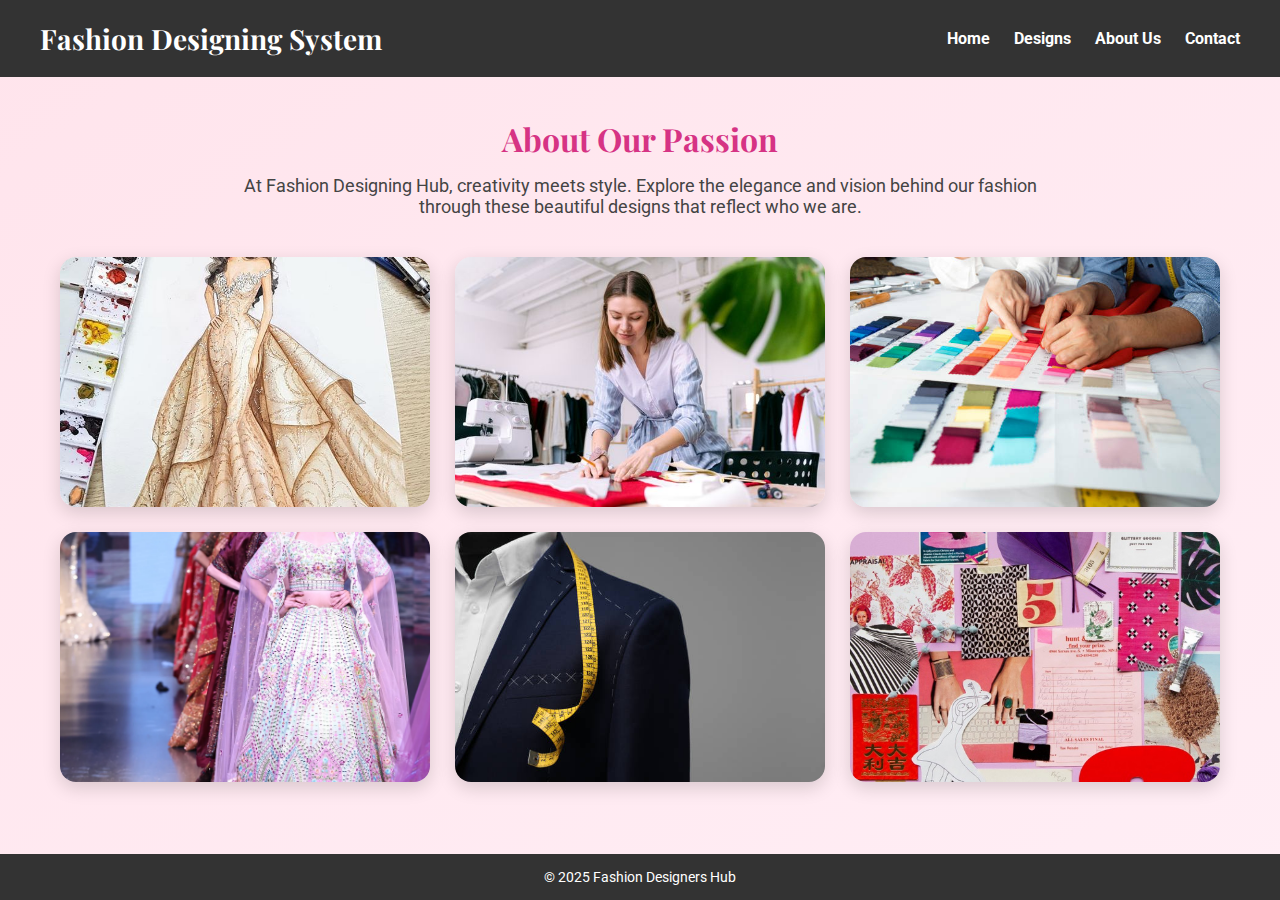
<file: about.html>
<!DOCTYPE html>
<html lang="en">
<head>
  <meta charset="UTF-8" />
  <meta name="viewport" content="width=device-width, initial-scale=1.0"/>
  <title>About Us - Fashion Designing System</title>
  <link href="https://fonts.googleapis.com/css2?family=Playfair+Display:wght@600&family=Roboto&display=swap" rel="stylesheet">
  <style>
    * {
      margin: 0;
      padding: 0;
      box-sizing: border-box;
      font-family: 'Roboto', sans-serif;
    }

    body {
      background: linear-gradient(to bottom right, #ffe4ec, #ffeef5);
      color: #333;
      min-height: 100vh;
      display: flex;
      flex-direction: column;
    }

    header {
      background-color: #333;
      padding: 20px 40px;
      display: flex;
      justify-content: space-between;
      align-items: center;
      position: sticky;
      top: 0;
      z-index: 100;
      color: white;
    }

    header h1 {
      font-family: 'Playfair Display', serif;
      font-size: 28px;
    }

    nav a {
      margin-left: 20px;
      text-decoration: none;
      color: white;
      font-weight: bold;
      font-size: 16px;
      position: relative;
    }

    nav a::after {
      content: '';
      position: absolute;
      bottom: -4px;
      left: 0;
      width: 0;
      height: 2px;
      background-color: white;
      transition: 0.3s;
    }

    nav a:hover::after {
      width: 100%;
    }

    main {
      padding: 40px 20px;
      flex: 1;
      text-align: center;
    }

    h2 {
      font-family: 'Playfair Display', serif;
      font-size: 32px;
      color: #d63384;
      margin-bottom: 15px;
    }

    p {
      font-size: 18px;
      color: #444;
      margin-bottom: 40px;
    }

    .gallery {
      display: grid;
      grid-template-columns: repeat(3, 1fr);
      gap: 25px;
      padding: 0 40px;
    }

    .gallery img {
  width: 100%;
  height: 250px; /* Set fixed height */
  object-fit: cover; /* Ensures the image fills the box and is cropped neatly */
  border-radius: 16px;
  box-shadow: 0 6px 18px rgba(0, 0, 0, 0.15);
  transition: transform 0.3s, box-shadow 0.3s;
}


    .gallery img:hover {
      transform: scale(1.04);
      box-shadow: 0 8px 24px rgba(0, 0, 0, 0.25);
    }

    footer {
      text-align: center;
      background-color: #333;
      color: white;
      padding: 15px;
      font-size: 14px;
    }

    @media (max-width: 900px) {
      .gallery {
        grid-template-columns: repeat(2, 1fr);
      }
    }

    @media (max-width: 600px) {
      header {
        flex-direction: column;
        align-items: flex-start;
      }

      nav {
        margin-top: 10px;
      }

      nav a {
        margin-left: 10px;
        font-size: 14px;
      }

      .gallery {
        grid-template-columns: 1fr;
      }
    }
  </style>
</head>
<body>
  <header>
    <h1>Fashion Designing System</h1>
    <nav>
      <a href="index.html">Home</a>
      <a href="designs.html">Designs</a>
      <a href="about.html">About Us</a>
      <a href="contact.html">Contact</a>
    </nav>
  </header>

  <main>
    <h2>About Our Passion</h2>
    <p>At Fashion Designing Hub, creativity meets style. Explore the elegance and vision behind our fashion<br> through these beautiful designs that reflect who we are.</p>

    <div class="gallery">
      <img src="about1.jpg" alt="Sketching Dress">
      <img src="about2.jpg" alt="Designer Cutting Cloth">
      <img src="about3.jpg" alt="Fabric Color Swatches">
      <img src="about4.webp" alt="Runway Fashion Show">
      <img src="about5.jpg" alt="Measuring Suit on Mannequin">
      <img src="about6.webp" alt="Mood Board and Sketches">
    </div>
  </main>

  <footer>
    &copy; 2025 Fashion Designers Hub
  </footer>
</body>
</html>
</file>
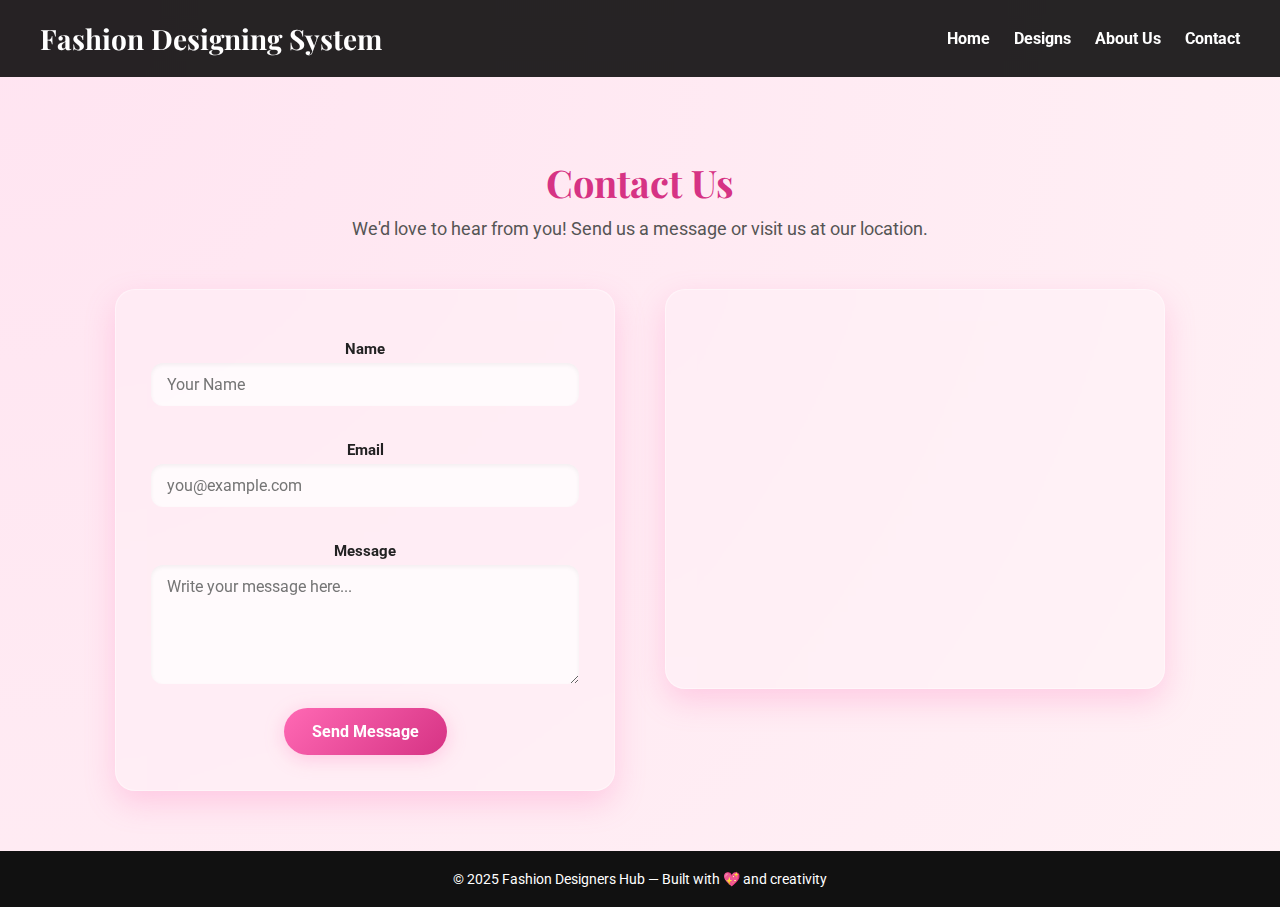
<file: contact.html>
<!DOCTYPE html>
<html lang="en">
<head>
  <meta charset="UTF-8" />
  <meta name="viewport" content="width=device-width, initial-scale=1.0"/>
  <title>Contact Us - Fashion Designing System</title>
  <link href="https://fonts.googleapis.com/css2?family=Playfair+Display:wght@600&family=Roboto&display=swap" rel="stylesheet">
  <style>
    * {
      margin: 0;
      padding: 0;
      box-sizing: border-box;
      font-family: 'Roboto', sans-serif;
    }

    body {
      background: radial-gradient(circle at top left, #ffe4f1, #fff1f5);
      min-height: 100vh;
      overflow-x: hidden;
      position: relative;
    }

    header {
      background-color: rgba(0, 0, 0, 0.85);
      padding: 20px 40px;
      display: flex;
      justify-content: space-between;
      align-items: center;
      position: sticky;
      top: 0;
      z-index: 10;
      color: white;
      backdrop-filter: blur(6px);
    }

    header h1 {
      font-family: 'Playfair Display', serif;
      font-size: 28px;
    }

    nav a {
      margin-left: 20px;
      text-decoration: none;
      color: white;
      font-weight: bold;
      font-size: 16px;
      position: relative;
    }

    nav a::after {
      content: '';
      position: absolute;
      bottom: -4px;
      left: 0;
      width: 0;
      height: 2px;
      background-color: #fff;
      transition: 0.3s;
    }

    nav a:hover::after {
      width: 100%;
    }

    main {
      padding: 80px 20px 60px;
      text-align: center;
      position: relative;
      z-index: 1;
    }

    h2 {
      font-family: 'Playfair Display', serif;
      font-size: 38px;
      color: #d63384;
      margin-bottom: 10px;
    }

    p {
      font-size: 18px;
      color: #555;
      margin-bottom: 50px;
    }

    .contact-container {
      display: flex;
      flex-wrap: wrap;
      justify-content: center;
      gap: 50px;
      max-width: 1200px;
      margin: auto;
    }

    .contact-form, .map {
      flex: 1;
      min-width: 300px;
      max-width: 500px;
      background: rgba(255, 255, 255, 0.18);
      border: 1px solid rgba(255, 255, 255, 0.4);
      border-radius: 20px;
      backdrop-filter: blur(12px);
      box-shadow: 0 12px 30px rgba(255, 105, 180, 0.25);
      transition: all 0.4s ease;
    }

    .contact-form:hover {
      transform: translateY(-8px);
      box-shadow: 0 16px 40px rgba(255, 105, 180, 0.4);
    }

    .contact-form form {
      padding: 35px;
    }

    .contact-form label {
      display: block;
      margin: 15px 0 5px;
      font-weight: bold;
      color: #222;
      font-size: 15px;
    }

    .contact-form input,
    .contact-form textarea {
      width: 100%;
      padding: 12px 16px;
      border: none;
      border-radius: 12px;
      background: rgba(255,255,255,0.7);
      font-size: 16px;
      margin-bottom: 20px;
      box-shadow: inset 0 2px 4px rgba(0,0,0,0.05);
      outline: none;
      transition: 0.3s ease;
    }

    .contact-form input:focus,
    .contact-form textarea:focus {
      box-shadow: 0 0 0 3px #ff69b4aa;
    }

    .contact-form button {
      background: linear-gradient(135deg, #ff69b4, #d63384);
      color: white;
      padding: 14px 28px;
      border: none;
      border-radius: 30px;
      font-size: 16px;
      font-weight: bold;
      cursor: pointer;
      transition: 0.4s ease;
      box-shadow: 0 4px 20px rgba(255, 105, 180, 0.3);
    }

    .contact-form button:hover {
      background: linear-gradient(135deg, #d63384, #ff69b4);
      transform: scale(1.05);
      box-shadow: 0 8px 28px rgba(255, 105, 180, 0.5);
    }

    .map iframe {
      width: 100%;
      height: 100%;
      border: none;
      border-radius: 20px;
    }

    .map {
      height: 400px;
      overflow: hidden;
    }

    footer {
      text-align: center;
      background-color: #111;
      color: white;
      padding: 20px;
      font-size: 14px;
      position: relative;
      z-index: 2;
    }

    @media (max-width: 768px) {
      .contact-container {
        flex-direction: column;
        gap: 30px;
      }

      .map {
        height: 300px;
      }

      h2 {
        font-size: 30px;
      }
    }
  </style>
</head>
<body>
  <header>
    <h1>Fashion Designing System</h1>
    <nav>
      <a href="index.html">Home</a>
      <a href="designs.html">Designs</a>
      <a href="about.html">About Us</a>
      <a href="contact.html">Contact</a>
    </nav>
  </header>

  <main>
    <h2>Contact Us</h2>
    <p>We'd love to hear from you! Send us a message or visit us at our location.</p>

    <div class="contact-container">
      <div class="contact-form">
        <form>
          <label for="name">Name</label>
          <input type="text" id="name" placeholder="Your Name" required>

          <label for="email">Email</label>
          <input type="email" id="email" placeholder="you@example.com" required>

          <label for="message">Message</label>
          <textarea id="message" rows="5" placeholder="Write your message here..." required></textarea>

          <button type="submit">Send Message</button>
        </form>
      </div>

      <div class="map">
        <iframe src="https://www.google.com/maps/embed?pb=!1m18!1m12!1m3!1d3890.904153261464!2d80.61414211482117!3d16.50617408862071!2m3!1f0!2f0!3f0!3m2!1i1024!2i768!4f13.1!3m3!1m2!1s0x3a35eff5c999b7ed%3A0xc823204ca4725f66!2sKL%20University!5e0!3m2!1sen!2sin!4v1689500000000!5m2!1sen!2sin" allowfullscreen="" loading="lazy" referrerpolicy="no-referrer-when-downgrade"></iframe>
      </div>
    </div>
  </main>

  <footer>
    &copy; 2025 Fashion Designers Hub — Built with 💖 and creativity
  </footer>
</body>
</html>
</file>
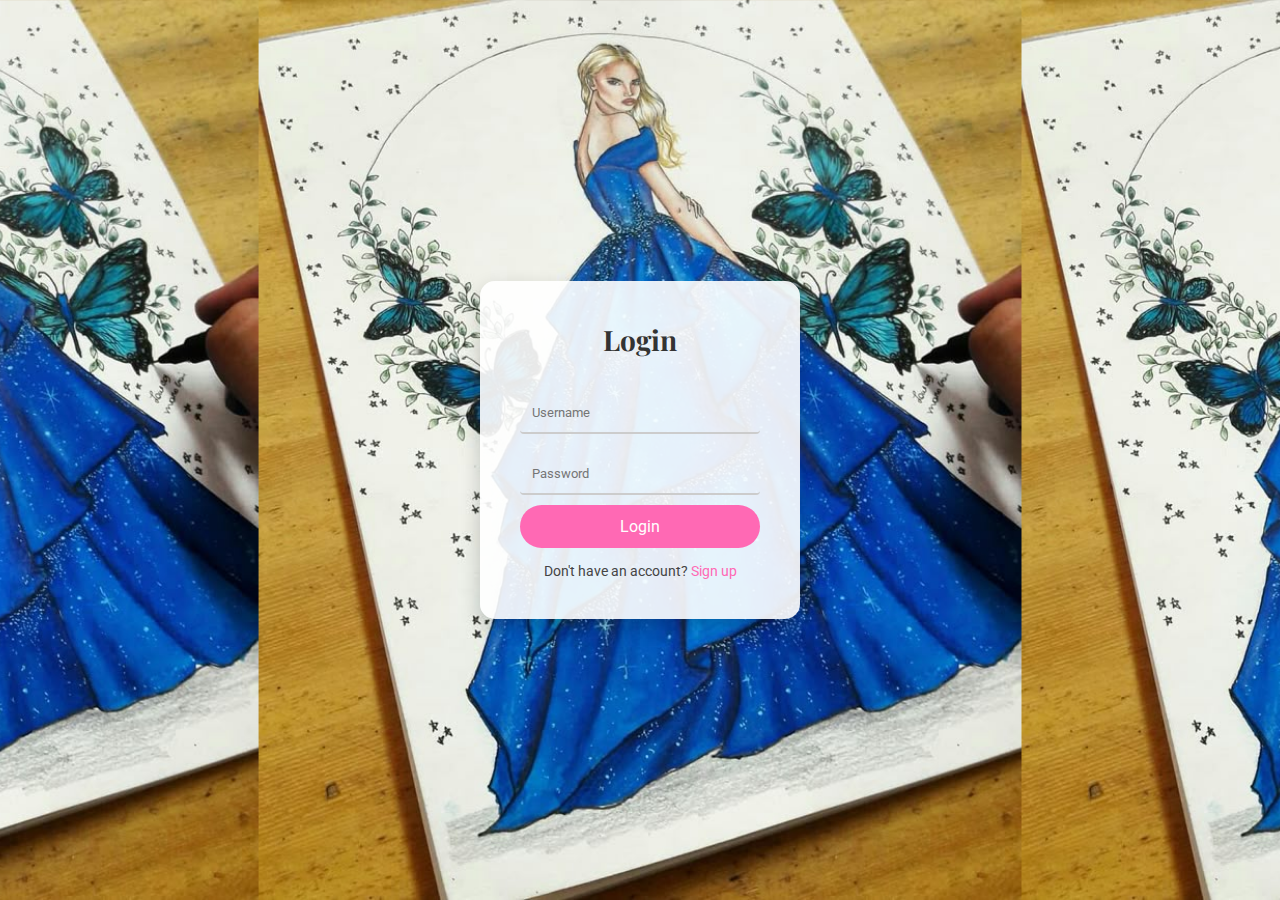
<file: login.html>
<!DOCTYPE html>
<html lang="en">
<head>
  <meta charset="UTF-8">
  <title>Login - Fashion Designing System</title>
  <link rel="stylesheet" href="style.css">
  <link href="https://fonts.googleapis.com/css2?family=Playfair+Display&family=Roboto&display=swap" rel="stylesheet">
  <style>
    * {
      margin: 0;
      padding: 0;
      font-family: 'Roboto', sans-serif;
      box-sizing: border-box;
    }

    body {
      background-image: url('FIMG1.jpg'); /* Replace with your fashion image */
      background-size: contain;
     
      background-position: center;
      height: 100vh;
      display: flex;
      justify-content: center;
      align-items: center;
    }

    .form-container {
      background: rgba(255, 255, 255, 0.9);
      padding: 40px;
      border-radius: 15px;
      box-shadow: 0 8px 20px rgba(0, 0, 0, 0.2);
      width: 320px;
      text-align: center;
    }

    .form-container h2 {
      font-family: 'Playfair Display', serif;
      margin-bottom: 25px;
      font-size: 28px;
      color: #333;
    }

    .form-container input {
      width: 100%;
      padding: 12px;
      margin: 10px 0;
      border: none;
      border-bottom: 2px solid #ccc;
      outline: none;
      transition: border-color 0.3s;
      background-color: transparent;
    }

    .form-container input:focus {
      border-color: #ff69b4;
    }

    .form-container button {
      width: 100%;
      padding: 12px;
      background-color: #ff69b4;
      color: white;
      border: none;
      border-radius: 25px;
      font-size: 16px;
      cursor: pointer;
      transition: background-color 0.3s;
    }

    .form-container button:hover {
      background-color: #e957a0;
    }

    .form-container p {
      margin-top: 15px;
      color: #444;
      font-size: 14px;
    }

    .form-container a {
      color: #ff69b4;
      text-decoration: none;
    }

    .form-container a:hover {
      text-decoration: underline;
    }
  </style>
</head>
<body>
  <div class="form-container">
    <h2>Login</h2>
    <form onsubmit="loginUser(event)">
      <input type="text" placeholder="Username" required><br>
      <input type="password" placeholder="Password" required><br>
      <button type="submit">Login</button>
      <p>Don't have an account? <a href="signup.html">Sign up</a></p>
    </form>
  </div>
  <script>
    function loginUser(e) {
      e.preventDefault();
      window.location.href = "index.html";
    }
  </script>
</body>
</html>
</file>
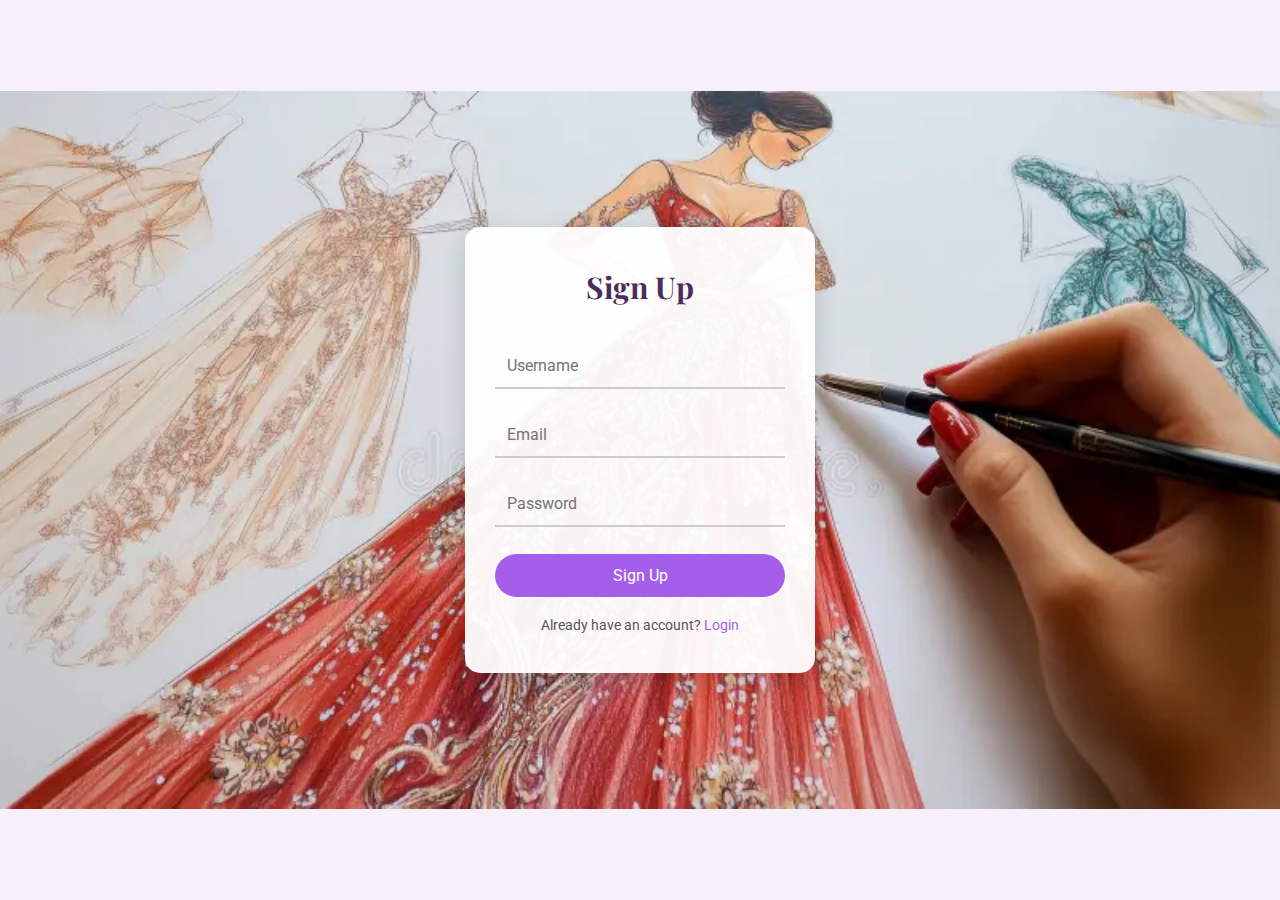
<file: signup.html>
<!DOCTYPE html>
<html lang="en">
<head>
  <meta charset="UTF-8">
  <title>Sign Up - Fashion Designing System</title>
  <link href="https://fonts.googleapis.com/css2?family=Playfair+Display&family=Roboto&display=swap" rel="stylesheet">
  <style>
    * {
      margin: 0;
      padding: 0;
      font-family: 'Roboto', sans-serif;
      box-sizing: border-box;
    }

    body {
      background-image: url('FIMG2.webp'); /* Replace with your image file name */
      background-size: contain;
      background-repeat: no-repeat;
      background-position: center;
      background-color: #f7f0fa; /* fallback soft tone */
      height: 100vh;
      display: flex;
      justify-content: center;
      align-items: center;
    }

    .form-container {
      background: rgba(255, 255, 255, 0.95);
      padding: 40px 30px;
      border-radius: 15px;
      box-shadow: 0 8px 25px rgba(0, 0, 0, 0.15);
      width: 350px;
      text-align: center;
    }

    .form-container h2 {
      font-family: 'Playfair Display', serif;
      font-size: 30px;
      color: #4b2c5e;
      margin-bottom: 25px;
    }

    .form-container input {
      width: 100%;
      padding: 12px;
      margin: 12px 0;
      border: none;
      border-bottom: 2px solid #ccc;
      background: transparent;
      font-size: 16px;
      transition: border-color 0.3s;
    }

    .form-container input:focus {
      border-color: #a55eea;
      outline: none;
    }

    .form-container button {
      width: 100%;
      padding: 12px;
      background-color: #a55eea;
      color: white;
      border: none;
      border-radius: 25px;
      font-size: 16px;
      margin-top: 15px;
      cursor: pointer;
      transition: background-color 0.3s;
    }

    .form-container button:hover {
      background-color: #8e44ad;
    }

    .form-container p {
      margin-top: 20px;
      font-size: 14px;
      color: #555;
    }

    .form-container a {
      color: #a55eea;
      text-decoration: none;
    }

    .form-container a:hover {
      text-decoration: underline;
    }
  </style>
</head>
<body>
  <div class="form-container">
    <h2>Sign Up</h2>
    <form onsubmit="signupUser(event)">
      <input type="text" placeholder="Username" required><br>
      <input type="email" placeholder="Email" required><br>
      <input type="password" placeholder="Password" required><br>
      <button type="submit">Sign Up</button>
      <p>Already have an account? <a href="login.html">Login</a></p>
    </form>
  </div>
  <script>
    function signupUser(e) {
      e.preventDefault();
      window.location.href = "index.html";
    }
  </script>
</body>
</html>
</file>
<file: style.css>
.form-container {
  max-width: 400px;
  margin: 100px auto;
  padding: 20px;
  background: #f9f9f9;
  border-radius: 8px;
  box-shadow: 0 0 10px rgba(0,0,0,0.1);
  text-align: center;
}

.form-container input {
  width: 80%;
  padding: 10px;
  margin: 10px 0;
  border: 1px solid #ccc;
  border-radius: 4px;
}

.form-container button {
  padding: 10px 20px;
  background: #222;
  color: #fff;
  border: none;
  border-radius: 4px;
  cursor: pointer;
}
</file>
